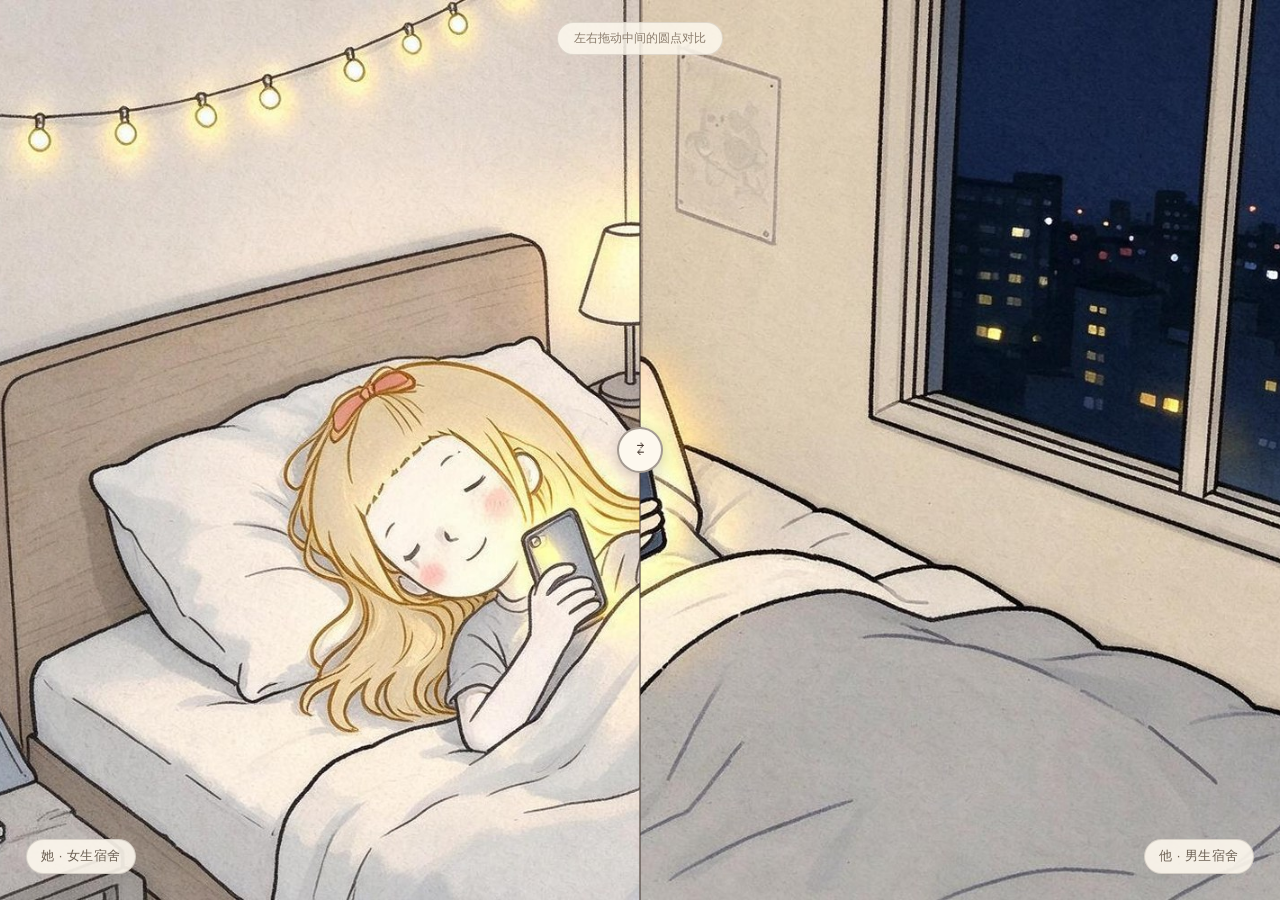
<file: game/compare.html>
<!doctype html>
<html lang="zh-CN">
<head>
  <meta charset="utf-8">
  <meta name="viewport" content="width=device-width, initial-scale=1">
  <title>睡觉场景对比 · 心动选修课</title>
  <style>
    * { box-sizing: border-box; }
    html, body { margin: 0; height: 100%; overflow: hidden; background: #f5f0e6; }
    body {
      font: 14px/1.6 "Microsoft YaHei", sans-serif;
      color: #6b5f52;
      user-select: none;
    }

    .compare {
      position: relative;
      width: 100vw;
      height: 100vh;
      overflow: hidden;
      touch-action: none;
      cursor: ew-resize;
    }

    .compare img {
      position: absolute;
      inset: 0;
      width: 100%;
      height: 100%;
      object-fit: cover;
      display: block;
      pointer-events: none;
    }

    /* 左侧：女生，宽度由 --pos 控制 */
    .layer-girl {
      position: absolute;
      inset: 0;
      width: var(--pos, 50%);
      overflow: hidden;
      border-right: 0;
    }

    .layer-girl img {
      width: 100vw;
      height: 100vh;
      object-fit: cover;
    }

    .handle {
      position: absolute;
      top: 0;
      bottom: 0;
      left: var(--pos, 50%);
      width: 2px;
      background: rgba(74, 61, 53, 0.55);
      transform: translateX(-1px);
    }

    .handle::after {
      content: "";
      position: absolute;
      top: 50%;
      left: 50%;
      width: 42px;
      height: 42px;
      transform: translate(-50%, -50%);
      border-radius: 50%;
      background: #fdf8ee;
      border: 2px solid rgba(74, 61, 53, 0.5);
      box-shadow: 0 4px 14px rgba(74, 61, 53, 0.22);
    }

    .handle::before {
      content: "⇄";
      position: absolute;
      top: 50%;
      left: 50%;
      z-index: 2;
      transform: translate(-50%, -52%);
      font-size: 18px;
      color: #4a3d35;
      pointer-events: none;
    }

    .tag {
      position: absolute;
      bottom: 26px;
      padding: 6px 14px;
      border-radius: 999px;
      background: rgba(253, 248, 238, 0.9);
      border: 1px solid rgba(74, 61, 53, 0.18);
      font-size: 13px;
      letter-spacing: 0.04em;
      pointer-events: none;
    }

    .tag-girl { left: 26px; }
    .tag-boy { right: 26px; }

    .hint {
      position: absolute;
      top: 22px;
      left: 50%;
      transform: translateX(-50%);
      padding: 6px 16px;
      border-radius: 999px;
      background: rgba(253, 248, 238, 0.85);
      border: 1px solid rgba(74, 61, 53, 0.15);
      font-size: 12px;
      color: #8a7c6c;
      pointer-events: none;
    }
  </style>
</head>
<body>
  <div class="compare" id="compare">
    <img src="./backgrounds-painted/sleep-boy.jpg" alt="男生宿舍">
    <div class="layer-girl">
      <img src="./backgrounds-painted/sleep-girl.jpg" alt="女生宿舍">
    </div>
    <div class="handle" id="handle"></div>
    <span class="tag tag-girl">她 · 女生宿舍</span>
    <span class="tag tag-boy">他 · 男生宿舍</span>
    <span class="hint">左右拖动中间的圆点对比</span>
  </div>
  <script>
    (() => {
      const root = document.getElementById("compare");
      const handle = document.getElementById("handle");
      let dragging = false;

      const setPos = (clientX) => {
        const rect = root.getBoundingClientRect();
        const pct = Math.min(100, Math.max(0, ((clientX - rect.left) / rect.width) * 100));
        root.style.setProperty("--pos", `${pct}%`);
      };

      const start = (event) => {
        dragging = true;
        root.setPointerCapture?.(event.pointerId);
        setPos(event.clientX);
      };
      const move = (event) => {
        if (dragging) setPos(event.clientX);
      };
      const end = () => {
        dragging = false;
      };

      root.addEventListener("pointerdown", start);
      root.addEventListener("pointermove", move);
      root.addEventListener("pointerup", end);
      root.addEventListener("pointercancel", end);
      root.addEventListener("pointerleave", end);
      handle.addEventListener("pointerdown", start);

      // 键盘也能调
      window.addEventListener("keydown", (event) => {
        const pos = parseFloat(getComputedStyle(root).getPropertyValue("--pos")) || 50;
        if (event.key === "ArrowLeft") root.style.setProperty("--pos", `${Math.max(0, pos - 4)}%`);
        if (event.key === "ArrowRight") root.style.setProperty("--pos", `${Math.min(100, pos + 4)}%`);
      });
    })();
  </script>
</body>
</html>
</file>
